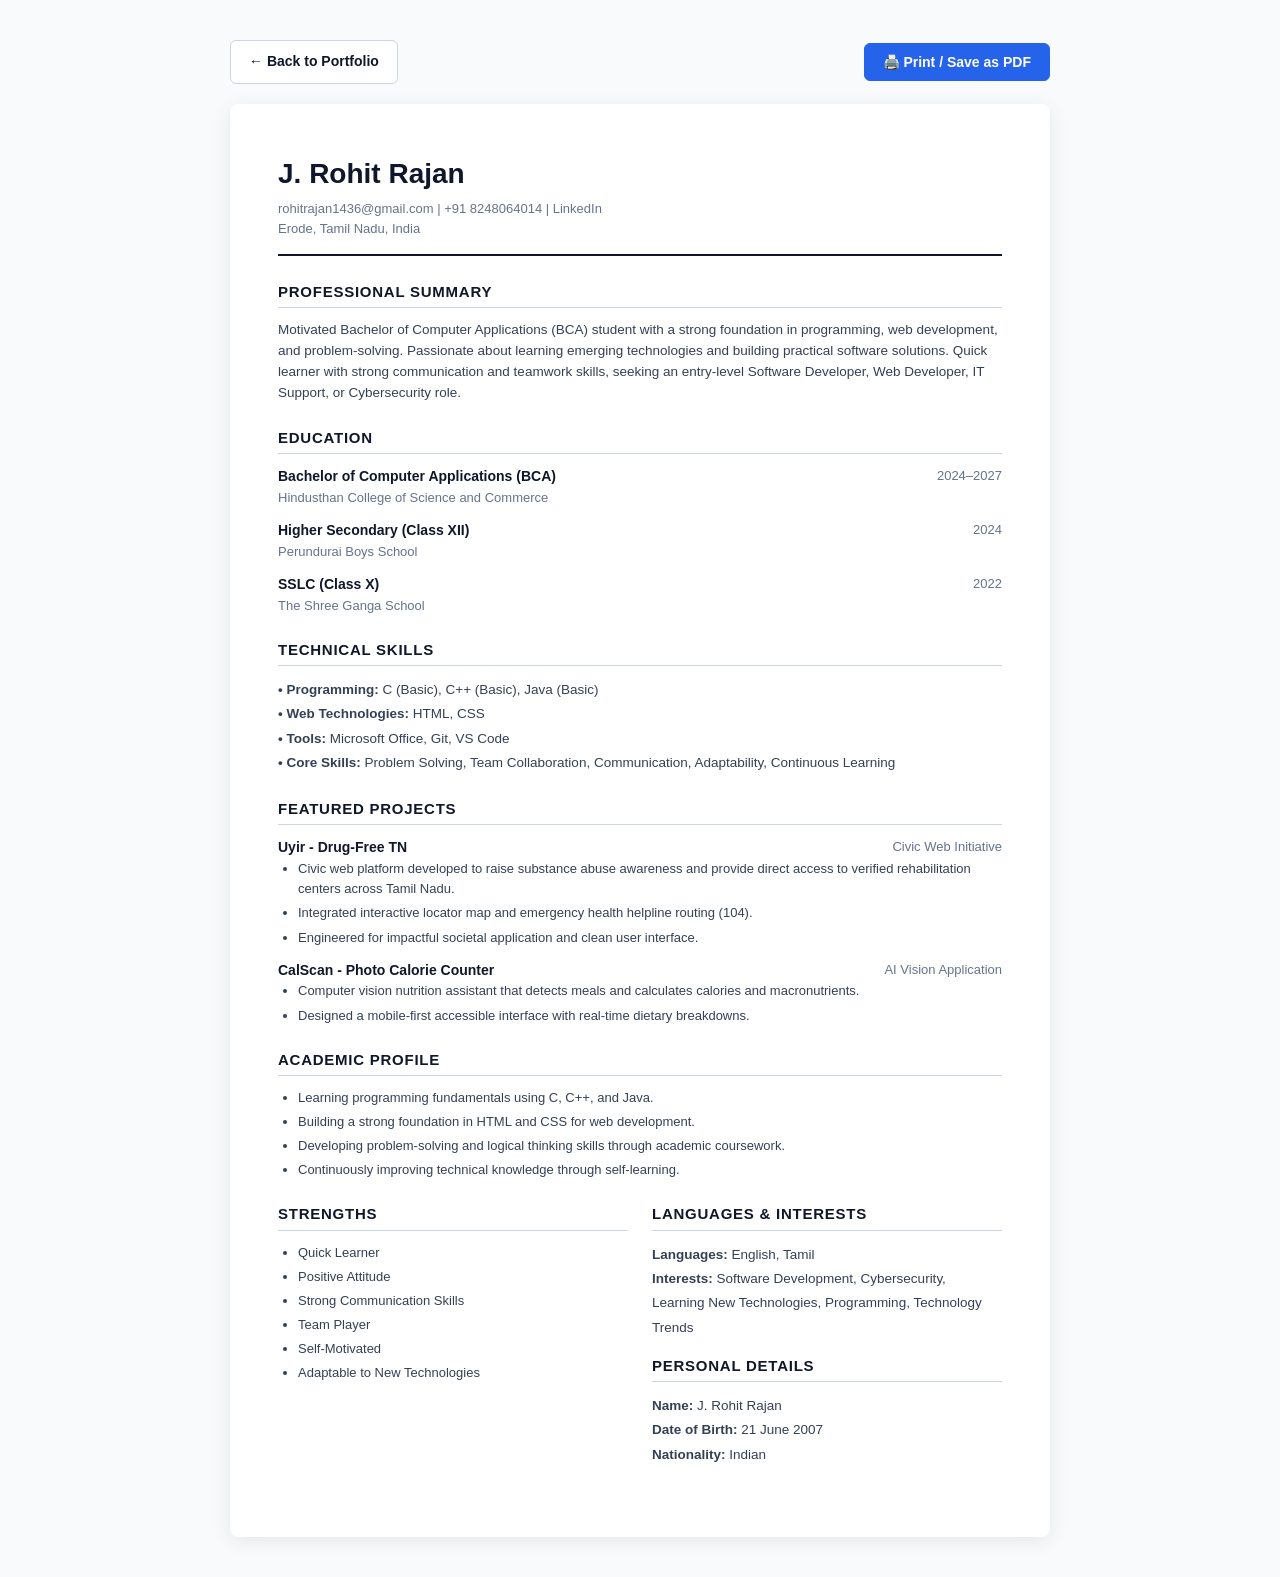
<file: resume.html>
<!DOCTYPE html>
<html lang="en">
<head>
  <meta charset="UTF-8">
  <meta name="viewport" content="width=device-width, initial-scale=1.0">
  <title>J. Rohit Rajan - Resume</title>
  <style>
    :root {
      --primary: #0f172a;
      --accent: #2563eb;
      --text: #334155;
      --text-muted: #64748b;
      --border: #cbd5e1;
    }
    * { box-sizing: border-box; margin: 0; padding: 0; }
    body {
      font-family: -apple-system, BlinkMacSystemFont, 'Segoe UI', Roboto, Helvetica, Arial, sans-serif;
      background: #f8fafc;
      color: var(--primary);
      line-height: 1.55;
      padding: 40px 20px;
    }
    .resume-wrapper {
      max-width: 820px;
      margin: 0 auto;
      background: #ffffff;
      padding: 48px;
      border-radius: 8px;
      box-shadow: 0 4px 20px rgba(0, 0, 0, 0.08);
    }
    .header {
      border-bottom: 2px solid var(--primary);
      padding-bottom: 16px;
      margin-bottom: 24px;
      display: flex;
      justify-content: space-between;
      align-items: flex-end;
    }
    .name { font-size: 28px; font-weight: 800; color: var(--primary); }
    .title { font-size: 14px; font-weight: 600; color: var(--accent); margin-top: 4px; }
    .contact { text-align: right; font-size: 13px; color: var(--text-muted); line-height: 1.5; }
    .contact a { color: inherit; text-decoration: none; }
    .section { margin-bottom: 22px; }
    .section-title {
      font-size: 15px;
      font-weight: 700;
      text-transform: uppercase;
      letter-spacing: 0.05em;
      border-bottom: 1px solid var(--border);
      padding-bottom: 4px;
      margin-bottom: 12px;
      color: var(--primary);
    }
    p { font-size: 13.5px; color: var(--text); }
    .entry { margin-bottom: 12px; }
    .entry-header { display: flex; justify-content: space-between; font-weight: 700; font-size: 14px; }
    .entry-date { font-weight: 500; font-size: 13px; color: var(--text-muted); }
    .entry-sub { font-size: 13px; color: var(--text-muted); margin-bottom: 4px; }
    ul { padding-left: 20px; font-size: 13px; color: var(--text); }
    li { margin-bottom: 4px; }
    .skills-grid { font-size: 13.5px; line-height: 1.8; color: var(--text); }
    .grid-2 { display: grid; grid-template-columns: 1fr 1fr; gap: 24px; }
    .action-bar {
      max-width: 820px;
      margin: 0 auto 20px;
      display: flex;
      justify-content: space-between;
      align-items: center;
    }
    .btn {
      display: inline-flex;
      align-items: center;
      gap: 8px;
      padding: 10px 18px;
      font-size: 14px;
      font-weight: 600;
      border-radius: 6px;
      border: 1px solid var(--border);
      background: #ffffff;
      color: var(--primary);
      cursor: pointer;
      text-decoration: none;
    }
    .btn-primary { background: var(--accent); color: #fff; border-color: var(--accent); }
    .btn:hover { filter: brightness(0.95); }

    @media print {
      body { background: #fff; padding: 0; }
      .resume-wrapper { box-shadow: none; padding: 0; margin: 0; max-width: 100%; }
      .action-bar { display: none !important; }
      @page { margin: 1.2cm; size: A4 portrait; }
    }
  </style>
</head>
<body>

  <div class="action-bar">
    <a href="index.html" class="btn">← Back to Portfolio</a>
    <button onclick="window.print()" class="btn btn-primary">🖨️ Print / Save as PDF</button>
  </div>

  <div class="resume-wrapper">
    <header class="header">
      <div>
        <h1 class="name">J. Rohit Rajan</h1>
        <div class="contact" style="text-align: left; margin-top: 4px;">
          <a href="mailto:rohitrajan1436@gmail.com">rohitrajan1436@gmail.com</a> | +91 8248064014 | <a href="https://linkedin.com/in/rohitrajan" target="_blank">LinkedIn</a><br>
          Erode, Tamil Nadu, India
        </div>
      </div>
    </header>

    <section class="section">
      <h2 class="section-title">Professional Summary</h2>
      <p>
        Motivated Bachelor of Computer Applications (BCA) student with a strong foundation in programming, web development, and problem-solving. Passionate about learning emerging technologies and building practical software solutions. Quick learner with strong communication and teamwork skills, seeking an entry-level Software Developer, Web Developer, IT Support, or Cybersecurity role.
      </p>
    </section>

    <section class="section">
      <h2 class="section-title">Education</h2>
      <div class="entry">
        <div class="entry-header">
          <span>Bachelor of Computer Applications (BCA)</span>
          <span class="entry-date">2024–2027</span>
        </div>
        <div class="entry-sub">Hindusthan College of Science and Commerce</div>
      </div>

      <div class="entry">
        <div class="entry-header">
          <span>Higher Secondary (Class XII)</span>
          <span class="entry-date">2024</span>
        </div>
        <div class="entry-sub">Perundurai Boys School</div>
      </div>

      <div class="entry">
        <div class="entry-header">
          <span>SSLC (Class X)</span>
          <span class="entry-date">2022</span>
        </div>
        <div class="entry-sub">The Shree Ganga School</div>
      </div>
    </section>

    <section class="section">
      <h2 class="section-title">Technical Skills</h2>
      <div class="skills-grid">
        <div><strong>• Programming:</strong> C (Basic), C++ (Basic), Java (Basic)</div>
        <div><strong>• Web Technologies:</strong> HTML, CSS</div>
        <div><strong>• Tools:</strong> Microsoft Office, Git, VS Code</div>
        <div><strong>• Core Skills:</strong> Problem Solving, Team Collaboration, Communication, Adaptability, Continuous Learning</div>
      </div>
    </section>

    <section class="section">
      <h2 class="section-title">Featured Projects</h2>
      <div class="entry">
        <div class="entry-header">
          <span>Uyir - Drug-Free TN</span>
          <span class="entry-date">Civic Web Initiative</span>
        </div>
        <ul>
          <li>Civic web platform developed to raise substance abuse awareness and provide direct access to verified rehabilitation centers across Tamil Nadu.</li>
          <li>Integrated interactive locator map and emergency health helpline routing (104).</li>
          <li>Engineered for impactful societal application and clean user interface.</li>
        </ul>
      </div>

      <div class="entry">
        <div class="entry-header">
          <span>CalScan - Photo Calorie Counter</span>
          <span class="entry-date">AI Vision Application</span>
        </div>
        <ul>
          <li>Computer vision nutrition assistant that detects meals and calculates calories and macronutrients.</li>
          <li>Designed a mobile-first accessible interface with real-time dietary breakdowns.</li>
        </ul>
      </div>
    </section>

    <section class="section">
      <h2 class="section-title">Academic Profile</h2>
      <ul>
        <li>Learning programming fundamentals using C, C++, and Java.</li>
        <li>Building a strong foundation in HTML and CSS for web development.</li>
        <li>Developing problem-solving and logical thinking skills through academic coursework.</li>
        <li>Continuously improving technical knowledge through self-learning.</li>
      </ul>
    </section>

    <div class="grid-2 section">
      <div>
        <h2 class="section-title">Strengths</h2>
        <ul>
          <li>Quick Learner</li>
          <li>Positive Attitude</li>
          <li>Strong Communication Skills</li>
          <li>Team Player</li>
          <li>Self-Motivated</li>
          <li>Adaptable to New Technologies</li>
        </ul>
      </div>

      <div>
        <h2 class="section-title">Languages & Interests</h2>
        <div style="font-size: 13.5px; line-height: 1.8; color: var(--text);">
          <div><strong>Languages:</strong> English, Tamil</div>
          <div><strong>Interests:</strong> Software Development, Cybersecurity, Learning New Technologies, Programming, Technology Trends</div>
        </div>

        <h2 class="section-title" style="margin-top: 14px;">Personal Details</h2>
        <div style="font-size: 13.5px; line-height: 1.8; color: var(--text);">
          <div><strong>Name:</strong> J. Rohit Rajan</div>
          <div><strong>Date of Birth:</strong> 21 June 2007</div>
          <div><strong>Nationality:</strong> Indian</div>
        </div>
      </div>
    </div>
  </div>

</body>
</html>
</file>
